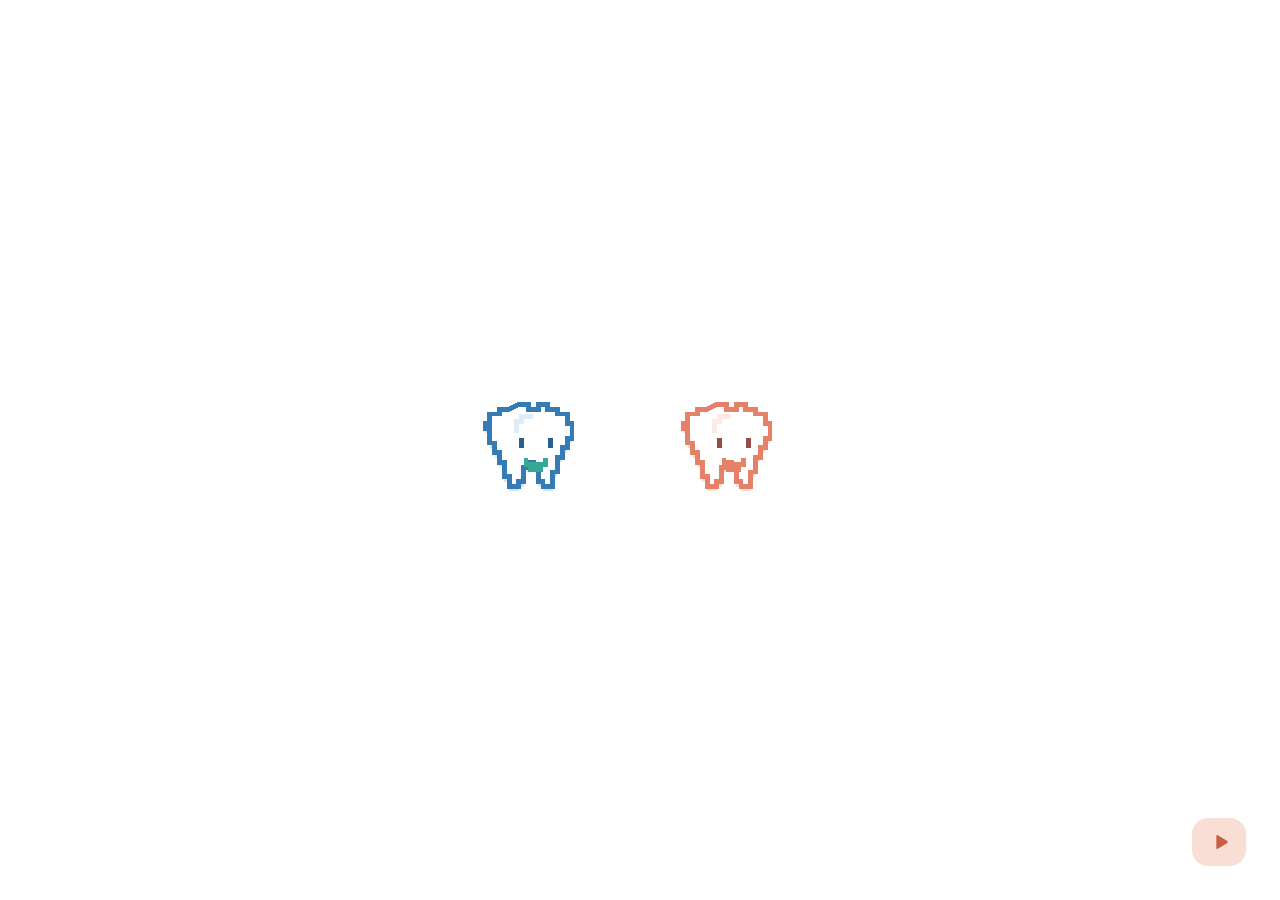
<file: index.html>
<!doctype html>
<html lang="pt-PT">
  <head>
    <meta charset="utf-8">
    <meta name="viewport" content="width=device-width, initial-scale=1">
    <meta name="theme-color" content="#ffffff">
    <meta name="description" content="Dental Options">
    <title>Dental Options</title>
    <link rel="stylesheet" href="landing.css">
  </head>
  <body>
    <main class="splash" aria-label="Dental Options">
      <div class="tooth-pair" aria-label="Dois dentes ilustrados em estilo pixel art">
        <a class="tooth-link" href="options.html" aria-label="Entrar nas alternativas pelo dente azul">
          <svg class="pixel-tooth pixel-tooth--blue" viewBox="0 0 120 130" aria-hidden="true">
            <path class="tooth-shadow" d="M37 18h10v5h10v-5h10v5h10v5h10v10h5v15h-5v10h-5v10h-5v15h-5v15h-10v-5h-5v-15h-5v-5h-5v5h-5v15h-5v5h-10v-10h-5v-15h-5v-10h-5v-10h-5v-15h-5V38h5V28h10v-5h10z" transform="translate(0 5)"/>
            <path class="tooth-body" d="M37 18h10v5h10v-5h10v5h10v5h10v10h5v15h-5v10h-5v10h-5v15h-5v15h-10v-5h-5v-15h-5v-5h-5v5h-5v15h-5v5h-10v-10h-5v-15h-5v-10h-5v-10h-5v-15h-5V38h5V28h10v-5h10z"/>
            <path class="tooth-shine" d="M32 33h5v-5h15v5H42v5h-5v10h-5z"/>
            <path class="tooth-eye" d="M37 53h5v10h-5zM67 53h5v10h-5z"/>
            <path class="tooth-mouth" d="M42 73h5v5h15v-5h5v10h-5v5H47v-5h-5z"/>
          </svg>
        </a>

        <a class="tooth-link" href="options.html" aria-label="Entrar nas alternativas pelo dente coral">
          <svg class="pixel-tooth pixel-tooth--coral" viewBox="0 0 120 130" aria-hidden="true">
            <path class="tooth-shadow" d="M37 18h10v5h10v-5h10v5h10v5h10v10h5v15h-5v10h-5v10h-5v15h-5v15h-10v-5h-5v-15h-5v-5h-5v5h-5v15h-5v5h-10v-10h-5v-15h-5v-10h-5v-10h-5v-15h-5V38h5V28h10v-5h10z" transform="translate(0 5)"/>
            <path class="tooth-body" d="M37 18h10v5h10v-5h10v5h10v5h10v10h5v15h-5v10h-5v10h-5v15h-5v15h-10v-5h-5v-15h-5v-5h-5v5h-5v15h-5v5h-10v-10h-5v-15h-5v-10h-5v-10h-5v-15h-5V38h5V28h10v-5h10z"/>
            <path class="tooth-shine" d="M32 33h5v-5h15v5H42v5h-5v10h-5z"/>
            <path class="tooth-eye" d="M37 53h5v10h-5zM67 53h5v10h-5z"/>
            <path class="tooth-mouth" d="M42 73h5v5h15v-5h5v10h-5v5H47v-5h-5z"/>
          </svg>
        </a>
      </div>

      <a class="play-link" href="options.html" aria-label="Entrar no Dental Options">
        <svg viewBox="0 0 24 24" aria-hidden="true">
          <path d="M8 5.5c0-.8.9-1.3 1.6-.9l10 6.1a1.5 1.5 0 0 1 0 2.6l-10 6.1c-.7.4-1.6-.1-1.6-.9z"/>
        </svg>
      </a>
    </main>
  </body>
</html>
</file>
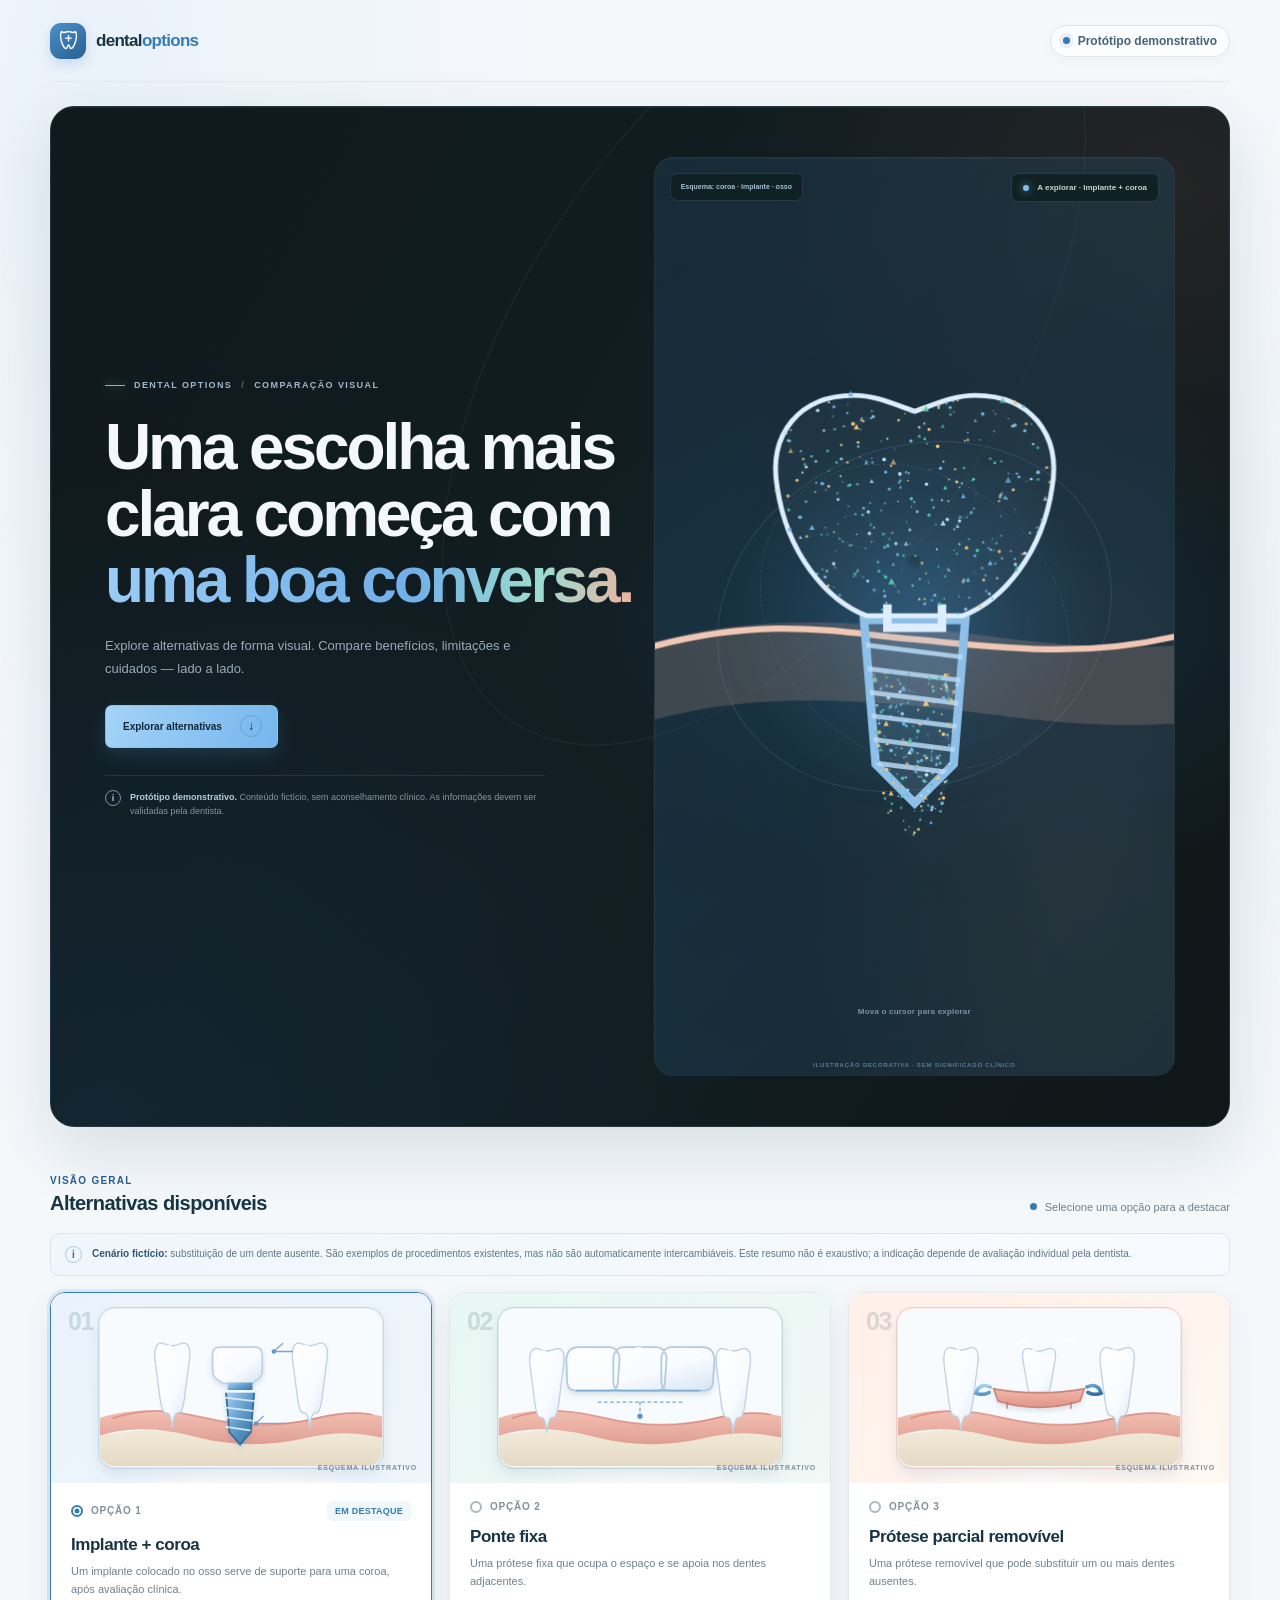
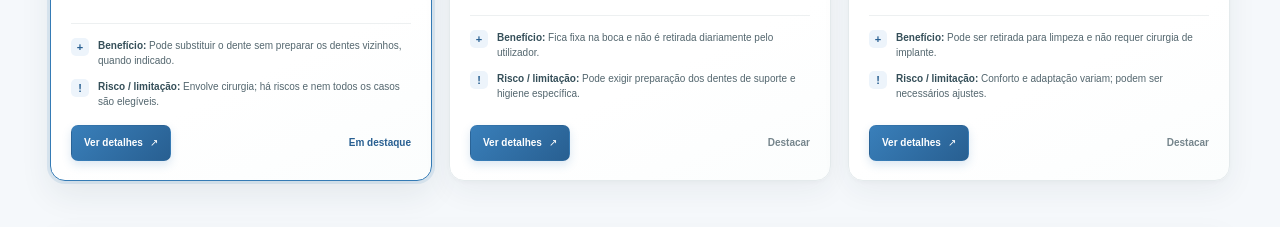
<file: options.html>
<!doctype html>
<html lang="pt-PT">
  <head>
    <meta charset="utf-8">
    <meta name="viewport" content="width=device-width, initial-scale=1">
    <meta name="theme-color" content="#f5f8fb">
    <meta
      name="description"
      content="Protótipo demonstrativo para comparar opções de tratamento odontológico."
    >
    <title>Dental Options — Comparar opções</title>
    <link rel="stylesheet" href="styles.css">
    <script src="app.js" defer></script>
  </head>
  <body>
    <div class="app-shell">
      <header class="topbar">
        <a class="brand" href="index.html" aria-label="Dental Options, página inicial">
          <span class="brand-mark" aria-hidden="true">
            <svg viewBox="0 0 32 32" fill="none">
              <path d="M16 4.5c-2.3 0-3.7 1.2-5.7 1.2-1.4 0-2.5-.6-3.3-1.1-.8 1.7-1.2 3.6-1.2 5.6 0 7.1 4.3 16.1 7.2 16.1 1.6 0 1.4-4.6 3-4.6s1.4 4.6 3 4.6c2.9 0 7.2-9 7.2-16.1 0-2-.4-3.9-1.2-5.6-.8.5-1.9 1.1-3.3 1.1-2 0-3.4-1.2-5.7-1.2Z" stroke="currentColor" stroke-width="1.8" stroke-linejoin="round"/>
              <path d="M12.5 13h7M16 9.5v7" stroke="currentColor" stroke-width="1.8" stroke-linecap="round"/>
            </svg>
          </span>
          <span class="brand-name">dental<span>options</span></span>
        </a>
        <div class="prototype-label"><span aria-hidden="true"></span> Protótipo demonstrativo</div>
      </header>

      <main>
        <section class="intro hero-stage" aria-labelledby="page-title">
          <div class="hero-stage-grid">
            <div class="intro-copy" data-reveal>
              <p class="hero-kicker"><span class="hero-kicker-line"></span> DENTAL OPTIONS <span class="hero-kicker-separator">/</span> COMPARAÇÃO VISUAL</p>
              <h1 id="page-title">Uma escolha mais clara começa com <span>uma boa conversa.</span></h1>
              <p class="intro-text">
                Explore alternativas de forma visual. Compare benefícios,
                limitações e cuidados — lado a lado.
              </p>
              <a class="hero-cta" href="#options-title">
                Explorar alternativas
                <span class="hero-cta-icon" aria-hidden="true">↓</span>
              </a>
              <div class="hero-footnote">
                <span class="hero-footnote-icon" aria-hidden="true">i</span>
                <p><strong>Protótipo demonstrativo.</strong> Conteúdo fictício, sem aconselhamento clínico. As informações devem ser validadas pela dentista.</p>
              </div>
            </div>
            <div class="particle-stage" data-interactive-visual data-reveal style="--reveal-delay: 140ms" aria-label="Ilustração animada decorativa de um dente formada por partículas. Mova o cursor para interagir.">
              <div class="particle-glow" aria-hidden="true"></div>
              <div class="particle-ring particle-ring--one" aria-hidden="true"></div>
              <div class="particle-ring particle-ring--two" aria-hidden="true"></div>
              <canvas class="tooth-canvas" aria-hidden="true"></canvas>
              <div class="particle-label"><span class="particle-label-dot"></span><span data-active-option>A explorar · Implante + coroa</span></div>
              <div class="particle-legend" data-visual-description aria-live="polite">Esquema: coroa · implante · osso</div>
              <p class="hero-interaction-hint">Mova o cursor para explorar</p>
              <div class="hero-option-selector" role="group" aria-label="Destacar uma alternativa">
                <button class="hero-option-button is-active" type="button" data-select="option-1" aria-pressed="true" aria-label="Destacar alternativa A">01</button>
                <button class="hero-option-button" type="button" data-select="option-2" aria-pressed="false" aria-label="Destacar alternativa B">02</button>
                <button class="hero-option-button" type="button" data-select="option-3" aria-pressed="false" aria-label="Destacar alternativa C">03</button>
              </div>
              <span class="particle-caption">ILUSTRAÇÃO DECORATIVA · SEM SIGNIFICADO CLÍNICO</span>
            </div>
          </div>
        </section>

        <section class="options-section" aria-labelledby="options-title">
          <div class="section-heading">
            <div>
              <p class="eyebrow">VISÃO GERAL</p>
              <h2 id="options-title">Alternativas disponíveis</h2>
            </div>
            <p class="selection-hint"><span class="selection-dot" aria-hidden="true"></span> Selecione uma opção para a destacar</p>
          </div>
          <div class="scenario-note" role="note">
            <span class="scenario-note-icon" aria-hidden="true">i</span>
            <p><strong>Cenário fictício:</strong> substituição de um dente ausente. São exemplos de procedimentos existentes, mas não são automaticamente intercambiáveis. Este resumo não é exaustivo; a indicação depende de avaliação individual pela dentista.</p>
          </div>
          <div class="option-grid" id="option-grid" aria-live="polite"></div>
        </section>

        <section class="comparison-section" aria-labelledby="comparison-title" data-reveal>
          <div class="comparison-heading">
            <div>
              <p class="eyebrow">LADO A LADO</p>
              <h2 id="comparison-title">Comparação das opções</h2>
            </div>
            <span class="comparison-caption">Informação demonstrativa</span>
          </div>
          <div class="table-scroll">
            <table class="comparison-table">
              <caption class="visually-hidden">Comparação demonstrativa entre as três alternativas</caption>
              <thead id="comparison-head"></thead>
              <tbody id="comparison-body"></tbody>
            </table>
          </div>
          <p class="table-note"><span aria-hidden="true">*</span> Os dados clínicos devem ser definidos e revistos pela dentista responsável antes de qualquer utilização profissional.</p>
        </section>
      </main>

      <footer class="footer">
        <span class="footer-brand">Dental Options</span>
        <span>Protótipo de interface · Sem dados reais de pacientes</span>
      </footer>
    </div>

    <dialog class="details-dialog" id="details-dialog" aria-labelledby="dialog-title">
      <div class="dialog-top">
        <div>
          <p class="eyebrow">DETALHES DA ALTERNATIVA</p>
          <h2 id="dialog-title"></h2>
        </div>
        <button class="close-button" type="button" aria-label="Fechar detalhes" data-close-dialog>
          <svg viewBox="0 0 20 20" aria-hidden="true"><path d="m5 5 10 10M15 5 5 15" fill="none" stroke="currentColor" stroke-width="1.8" stroke-linecap="round"/></svg>
        </button>
      </div>
      <p class="dialog-description" id="dialog-description"></p>
      <div class="detail-list" id="detail-list"></div>
      <p class="dialog-disclaimer">Este conteúdo é fictício e não constitui recomendação clínica. A dentista responsável deve validar todas as informações.</p>
      <div class="dialog-actions">
        <button class="button button-secondary" type="button" data-close-dialog>Fechar</button>
      </div>
    </dialog>
  </body>
</html>
</file>
<file: landing.css>
:root {
  color-scheme: light;
  font-family: "Avenir Next", "Segoe UI", sans-serif;
}

* {
  box-sizing: border-box;
}

body {
  min-width: 320px;
  min-height: 100vh;
  margin: 0;
  background: #fff;
  -webkit-font-smoothing: antialiased;
}

.splash {
  display: grid;
  width: 100%;
  min-height: 100svh;
  place-items: center;
  background: #fff;
}

.tooth-pair {
  display: flex;
  align-items: center;
  justify-content: center;
  gap: clamp(24px, 7vw, 82px);
  padding: 24px;
}

.tooth-link {
  display: grid;
  place-items: center;
  border-radius: 12px;
  text-decoration: none;
  transition: transform 240ms cubic-bezier(.2, .75, .3, 1);
}

.tooth-link:hover {
  transform: translateY(-9px);
}

.tooth-link:focus-visible {
  outline: 3px solid #357bb5;
  outline-offset: 8px;
}

.pixel-tooth {
  display: block;
  width: clamp(72px, 10vw, 116px);
  height: auto;
  overflow: visible;
  shape-rendering: crispEdges;
  image-rendering: pixelated;
  animation: tooth-bob 3s ease-in-out infinite;
}

.pixel-tooth--coral {
  animation-delay: -1.5s;
}

.tooth-shadow {
  fill: #d7e5ef;
}

.pixel-tooth--coral .tooth-shadow {
  fill: #f0dfda;
}

.tooth-body {
  fill: #fff;
  stroke: #357bb5;
  stroke-width: 5px;
  stroke-linejoin: miter;
}

.pixel-tooth--coral .tooth-body {
  stroke: #e68168;
}

.tooth-shine {
  fill: #dcedf9;
}

.pixel-tooth--coral .tooth-shine {
  fill: #ffebe5;
}

.tooth-eye {
  fill: #285f91;
}

.pixel-tooth--coral .tooth-eye {
  fill: #964d43;
}

.tooth-mouth {
  fill: #36a895;
}

.pixel-tooth--coral .tooth-mouth {
  fill: #e68168;
}

.play-link {
  position: fixed;
  right: clamp(18px, 3vw, 34px);
  bottom: clamp(18px, 3vw, 34px);
  display: grid;
  width: 54px;
  height: 48px;
  place-items: center;
  border-radius: 16px;
  color: #c85f43;
  background: #f8ded5;
  transition: transform 180ms ease, background 180ms ease;
}

.play-link:hover {
  transform: translateY(-3px);
  background: #f4cfc2;
}

.play-link:focus-visible {
  outline: 3px solid #e68168;
  outline-offset: 4px;
}

.play-link svg {
  width: 22px;
  height: 22px;
  margin-left: 2px;
  fill: currentColor;
}

@keyframes tooth-bob {
  0%, 100% { transform: translateY(0); }
  50% { transform: translateY(-5px); }
}

@media (prefers-reduced-motion: reduce) {
  *,
  *::before,
  *::after {
    animation-duration: .01ms !important;
    animation-iteration-count: 1 !important;
    scroll-behavior: auto !important;
    transition-duration: .01ms !important;
  }
}
</file>
<file: styles.css>
:root {
  color-scheme: light;
  --navy: #183544;
  --navy-soft: #365260;
  --blue: #357bb5;
  --blue-dark: #285f91;
  --blue-pale: #eaf3fb;
  --mint: #36a895;
  --coral: #e68168;
  --sunshine: #efbd55;
  --ink: #263b45;
  --muted: #71818a;
  --line: #e4eaec;
  --surface: #fff;
  --canvas: #f5f8fb;
  --shadow: 0 8px 28px rgb(28 56 68 / 5%);
  font-family: "Avenir Next", "Segoe UI", sans-serif;
  font-synthesis: none;
  text-rendering: optimizeLegibility;
}

* {
  box-sizing: border-box;
}

body {
  margin: 0;
  color: var(--ink);
  background:
    radial-gradient(ellipse at 8% 4%, rgb(226 238 249 / 60%), transparent 27rem),
    radial-gradient(ellipse at 94% 28%, rgb(233 241 246 / 75%), transparent 25rem),
    var(--canvas);
  -webkit-font-smoothing: antialiased;
}

button {
  font: inherit;
}

.app-shell {
  width: min(1180px, calc(100% - 64px));
  margin: 0 auto;
}

.topbar {
  display: flex;
  height: 82px;
  align-items: center;
  justify-content: space-between;
  border-bottom: 1px solid var(--line);
}

.brand {
  display: inline-flex;
  align-items: center;
  gap: 10px;
  color: var(--navy);
  text-decoration: none;
}

.brand-mark {
  display: grid;
  width: 36px;
  height: 36px;
  place-items: center;
  border-radius: 11px;
  color: #fff;
  background: linear-gradient(145deg, #4b91ca, #285f91);
  box-shadow: 0 5px 12px rgb(53 123 181 / 20%);
  transition: transform 220ms ease, box-shadow 220ms ease;
}

.brand:hover .brand-mark {
  transform: rotate(-7deg) scale(1.06);
  box-shadow: 0 8px 17px rgb(53 123 181 / 27%);
}

.brand-mark svg {
  width: 25px;
  height: 25px;
}

.brand-name {
  font-family: "Avenir Next", "Segoe UI", sans-serif;
  font-size: 17px;
  font-weight: 800;
  letter-spacing: -0.7px;
}

.brand-name span {
  color: var(--blue);
}

.prototype-label {
  display: inline-flex;
  align-items: center;
  gap: 8px;
  padding: 8px 12px;
  border: 1px solid #dce6f0;
  border-radius: 999px;
  color: #45647a;
  background: rgb(255 255 255 / 72%);
  box-shadow: 0 4px 14px rgb(28 56 68 / 3%);
  font-size: 12px;
  font-weight: 600;
}

.prototype-label span,
.selection-dot {
  width: 7px;
  height: 7px;
  border-radius: 50%;
  background: var(--blue);
}

.prototype-label span {
  box-shadow: 0 0 0 4px rgb(53 123 181 / 10%);
  animation: status-pulse 2.8s ease-in-out infinite;
}

.intro {
  display: grid;
  grid-template-columns: minmax(0, 1fr) minmax(340px, .88fr);
  grid-template-rows: auto auto;
  align-items: center;
  gap: 22px 52px;
  padding: 46px 0 44px;
}

.intro-copy {
  align-self: end;
  padding-top: 12px;
}

.intro-copy h1 {
  max-width: 560px;
}

.eyebrow {
  margin: 0 0 10px;
  color: var(--blue-dark);
  font-size: 10px;
  font-weight: 700;
  letter-spacing: 1.25px;
}

h1,
h2,
h3,
p {
  margin-top: 0;
}

h1,
h2,
h3 {
  color: var(--navy);
  font-family: "Avenir Next", "Segoe UI", sans-serif;
}

h1 {
  margin-bottom: 12px;
  font-size: clamp(27px, 3vw, 36px);
  font-weight: 700;
  letter-spacing: -1.4px;
  line-height: 1.2;
}

.intro-text {
  max-width: 570px;
  margin-bottom: 0;
  color: var(--muted);
  font-size: 14px;
  line-height: 1.75;
}

.demo-notice {
  grid-column: 1;
  grid-row: 2;
  display: flex;
  align-items: flex-start;
  gap: 11px;
  padding: 15px 16px;
  border: 1px solid rgb(201 220 238 / 85%);
  border-radius: 13px;
  background: linear-gradient(135deg, rgb(239 246 253 / 96%), rgb(248 251 254 / 96%));
  box-shadow: 0 12px 28px rgb(30 68 102 / 5%);
  transition: transform 220ms ease, box-shadow 220ms ease;
}

.demo-notice:hover {
  transform: translateY(-3px);
  box-shadow: 0 16px 32px rgb(30 68 102 / 9%);
}

.demo-notice p {
  margin: 0;
  color: #526b70;
  font-size: 11px;
  line-height: 1.6;
}

.demo-notice strong {
  color: #315675;
}

.notice-icon {
  display: grid;
  width: 19px;
  height: 19px;
  flex: 0 0 19px;
  place-items: center;
  border-radius: 50%;
  color: #fff;
  background: var(--blue);
  font-family: "Avenir Next", "Segoe UI", sans-serif;
  font-size: 12px;
  font-weight: 700;
}

.hero-art {
  --pointer-x: 50%;
  --pointer-y: 50%;
  position: relative;
  display: grid;
  min-height: 320px;
  grid-column: 2;
  grid-row: 1 / span 2;
  overflow: hidden;
  place-items: center;
  border: 1px solid rgb(211 226 241 / 85%);
  border-radius: 26px;
  background:
    radial-gradient(circle at var(--pointer-x) var(--pointer-y), rgb(255 255 255 / 78%), transparent 30%),
    radial-gradient(ellipse at 50% 53%, rgb(255 255 255 / 95%) 0, rgb(255 255 255 / 44%) 31%, transparent 66%),
    linear-gradient(145deg, #eaf3fb, #f1f7fb 55%, #e6eff8);
  box-shadow: inset 0 1px 0 rgb(255 255 255 / 90%), 0 20px 48px rgb(28 56 68 / 7%);
  isolation: isolate;
  perspective: 900px;
  transition: box-shadow 300ms ease;
}

.hero-art.is-pointer-active {
  box-shadow: inset 0 1px 0 #fff, 0 25px 55px rgb(37 81 117 / 13%);
}

.hero-art::before,
.hero-art::after {
  position: absolute;
  border: 1px solid rgb(255 255 255 / 55%);
  border-radius: 50%;
  content: "";
  pointer-events: none;
}

.hero-art::before {
  width: 255px;
  height: 255px;
}

.hero-art::after {
  width: 350px;
  height: 350px;
  border-color: rgb(255 255 255 / 35%);
}

.hero-orbit {
  position: absolute;
  z-index: -1;
  border: 1px solid rgb(117 160 198 / 22%);
  border-radius: 50%;
  transform: rotate(-24deg);
}

.hero-orbit--outer {
  width: 290px;
  height: 116px;
  animation: orbit-drift 15s linear infinite;
}

.hero-orbit--inner {
  width: 224px;
  height: 90px;
  border-style: dashed;
  opacity: .65;
  transform: rotate(45deg);
  animation: orbit-drift 19s linear infinite reverse;
}

.hero-tooth {
  position: absolute;
  width: 142px;
  filter: drop-shadow(0 16px 12px rgb(32 65 95 / 15%));
}

.hero-tooth svg {
  display: block;
  width: 100%;
  overflow: visible;
}

.hero-tooth--main {
  z-index: 3;
  width: 174px;
  animation: hero-float 5.2s ease-in-out infinite;
  transition: filter 260ms ease, transform 260ms cubic-bezier(.2, .75, .3, 1);
}

.hero-art.is-pointer-active .hero-tooth--main {
  animation-play-state: paused;
  filter: drop-shadow(0 23px 15px rgb(32 65 95 / 21%));
  transform:
    translateY(-5px)
    rotateX(var(--tooth-tilt-x, 0deg))
    rotateY(var(--tooth-tilt-y, 0deg));
}

.hero-tooth--back {
  z-index: 2;
  margin: 9px 0 0 -142px;
  opacity: .56;
  transform: rotate(-20deg) scale(.76);
  animation: side-float-left 6s ease-in-out infinite;
}

.hero-tooth--front {
  z-index: 4;
  margin: 30px 0 0 136px;
  opacity: .78;
  transform: rotate(17deg) scale(.66);
  animation: side-float-right 5.8s ease-in-out infinite;
}

.hero-chip {
  position: absolute;
  z-index: 5;
  display: flex;
  align-items: center;
  gap: 8px;
  padding: 10px 13px;
  border: 1px solid rgb(255 255 255 / 90%);
  border-radius: 11px;
  color: #36555d;
  background: rgb(255 255 255 / 83%);
  box-shadow: 0 8px 24px rgb(33 64 92 / 10%);
  font-size: 10px;
  font-weight: 700;
  backdrop-filter: blur(12px);
  animation: chip-drift 5s ease-in-out infinite;
}

.hero-chip--top {
  top: 17%;
  right: 8%;
}

.hero-interaction-hint {
  position: absolute;
  z-index: 5;
  bottom: 54px;
  left: 0;
  width: 100%;
  margin: 0;
  color: #6f8397;
  font-size: 9px;
  font-weight: 600;
  text-align: center;
}

.hero-chip-dot {
  width: 7px;
  height: 7px;
  border-radius: 50%;
  background: #4b91ca;
  box-shadow: 0 0 0 4px #e5f0fa;
}

.hero-option-selector {
  position: absolute;
  z-index: 6;
  bottom: 21px;
  left: 50%;
  display: flex;
  gap: 5px;
  padding: 4px;
  border: 1px solid rgb(255 255 255 / 90%);
  border-radius: 999px;
  background: rgb(255 255 255 / 76%);
  box-shadow: 0 6px 20px rgb(33 64 92 / 10%);
  backdrop-filter: blur(10px);
  transform: translateX(-50%);
}

.hero-option-button {
  display: grid;
  width: 27px;
  height: 27px;
  place-items: center;
  border: 0;
  border-radius: 50%;
  color: #687f96;
  background: transparent;
  cursor: pointer;
  font: inherit;
  font-size: 8px;
  font-weight: 700;
  transition: color 180ms ease, background 180ms ease, transform 180ms ease, box-shadow 180ms ease;
}

.hero-option-button:hover {
  color: var(--blue-dark);
  transform: translateY(-2px);
}

.hero-option-button.is-active {
  color: #fff;
  background: linear-gradient(145deg, #4b91ca, #285f91);
  box-shadow: 0 3px 9px rgb(53 123 181 / 25%);
}

.hero-spark {
  position: absolute;
  z-index: 5;
  color: #78a9d2;
  animation: sparkle 3.4s ease-in-out infinite;
}

.hero-spark--one {
  top: 25%;
  left: 19%;
  font-size: 19px;
}

.hero-spark--two {
  top: 53%;
  right: 16%;
  color: #f0a08a;
  font-size: 25px;
  animation-delay: -1s;
}

.hero-spark--three {
  right: 28%;
  bottom: 18%;
  color: var(--sunshine);
  font-size: 13px;
  animation-delay: -2s;
}

.hero-art-caption {
  position: absolute;
  right: 0;
  bottom: 7px;
  left: 0;
  color: #7a8fa3;
  font-size: 6px;
  font-weight: 700;
  letter-spacing: .75px;
  text-align: center;
}

.intro.hero-stage {
  display: block;
  margin: 24px 0 48px;
  padding: 0;
}

.hero-stage-grid {
  position: relative;
  display: grid;
  min-height: 475px;
  grid-template-columns: minmax(0, 1fr) minmax(390px, .95fr);
  align-items: center;
  overflow: hidden;
  padding: 50px 54px;
  border: 1px solid #26383f;
  border-radius: 24px;
  background:
    radial-gradient(ellipse at 78% 51%, rgb(45 103 158 / 20%), transparent 35%),
    radial-gradient(ellipse at 96% 8%, rgb(230 129 104 / 9%), transparent 28%),
    radial-gradient(ellipse at 4% 100%, rgb(30 65 101 / 24%), transparent 45%),
    linear-gradient(120deg, #10191d 0%, #111d21 50%, #101719 100%);
  box-shadow: 0 24px 64px rgb(24 53 68 / 13%), inset 0 1px 0 rgb(255 255 255 / 4%);
  isolation: isolate;
}

.hero-stage-grid::before {
  position: absolute;
  z-index: -1;
  inset: 0;
  background-image: radial-gradient(rgb(217 235 250 / 12%) .65px, transparent .65px);
  background-size: 19px 19px;
  content: "";
  mask-image: linear-gradient(90deg, #000 0%, transparent 70%);
  opacity: .23;
  pointer-events: none;
}

.hero-stage-grid::after {
  position: absolute;
  z-index: -1;
  top: -210px;
  right: 19%;
  width: 480px;
  height: 900px;
  border: 1px solid rgb(211 233 250 / 7%);
  border-radius: 50%;
  content: "";
  pointer-events: none;
  transform: rotate(34deg);
}

.hero-stage .intro-copy {
  position: relative;
  z-index: 2;
  align-self: center;
  padding: 0 0 34px;
}

.hero-kicker {
  display: flex;
  align-items: center;
  gap: 9px;
  margin: 0 0 24px;
  color: #a1b6ca;
  font-size: 9px;
  font-weight: 700;
  letter-spacing: 1.4px;
}

.hero-kicker-line {
  width: 20px;
  height: 1px;
  background: #5ed0b6;
  box-shadow: 0 0 10px rgb(94 208 182 / 70%);
}

.hero-kicker-separator {
  color: #566b80;
}

.hero-stage h1 {
  max-width: 590px;
  margin: 0;
  color: #f4f8fc;
  font-size: clamp(37px, 5vw, 64px);
  font-weight: 600;
  letter-spacing: -3.1px;
  line-height: 1.04;
}

.hero-stage h1 span {
  color: #79baf1;
  background: linear-gradient(100deg, #9bcdf5, #71afe8 58%, #9bdccf 82%, #f0b29f);
  background-clip: text;
  -webkit-text-fill-color: transparent;
}

.hero-stage .intro-text {
  max-width: 440px;
  margin: 20px 0 24px;
  color: #9aabba;
  font-size: 13px;
  line-height: 1.8;
}

.hero-cta {
  display: inline-flex;
  min-height: 43px;
  align-items: center;
  gap: 18px;
  padding: 0 15px 0 17px;
  border: 1px solid rgb(130 188 235 / 55%);
  border-radius: 7px;
  color: #102536;
  background: linear-gradient(110deg, #a4d3f7, #76b6ed);
  box-shadow: 0 7px 20px rgb(89 165 226 / 18%);
  font-size: 10px;
  font-weight: 700;
  text-decoration: none;
  transition: transform 200ms ease, box-shadow 200ms ease, background 200ms ease;
}

.hero-cta:hover {
  transform: translateY(-2px);
  box-shadow: 0 10px 25px rgb(89 165 226 / 30%);
}

.hero-cta-icon {
  display: grid;
  width: 22px;
  height: 22px;
  place-items: center;
  border: 1px solid rgb(16 34 31 / 17%);
  border-radius: 50%;
  font-size: 12px;
  transition: transform 180ms ease;
}

.hero-cta:hover .hero-cta-icon {
  transform: translateY(2px);
}

.hero-footnote {
  display: flex;
  max-width: 440px;
  align-items: flex-start;
  gap: 9px;
  margin-top: 27px;
  padding-top: 14px;
  border-top: 1px solid rgb(255 255 255 / 9%);
}

.hero-footnote-icon {
  display: grid;
  width: 16px;
  height: 16px;
  flex: 0 0 16px;
  place-items: center;
  border: 1px solid #7d92a8;
  border-radius: 50%;
  color: #a9c9e6;
  font-size: 9px;
  font-weight: 700;
}

.hero-footnote p {
  margin: 0;
  color: #84989a;
  font-size: 9px;
  line-height: 1.6;
}

.hero-footnote strong {
  color: #b8cddd;
}

.particle-stage {
  --pointer-x: 50%;
  --pointer-y: 50%;
  position: relative;
  z-index: 1;
  display: grid;
  min-width: 0;
  min-height: 370px;
  place-items: center;
  overflow: hidden;
  border: 1px solid rgb(164 205 239 / 12%);
  border-radius: 19px;
  background:
    radial-gradient(circle at var(--pointer-x) var(--pointer-y), rgb(89 159 224 / 12%), transparent 34%),
    radial-gradient(ellipse at 82% 78%, rgb(230 129 104 / 8%), transparent 46%),
    linear-gradient(145deg, rgb(14 26 29 / 15%), rgb(19 38 39 / 45%));
  box-shadow: inset 0 1px 0 rgb(255 255 255 / 4%);
  perspective: 800px;
  transition: border-color 240ms ease, box-shadow 240ms ease;
}

.particle-stage.is-pointer-active {
  border-color: rgb(130 188 235 / 32%);
  box-shadow: inset 0 1px 0 rgb(255 255 255 / 6%), 0 0 45px rgb(64 145 213 / 12%);
}

.particle-glow {
  position: absolute;
  width: 76%;
  aspect-ratio: 1;
  border-radius: 50%;
  background: radial-gradient(circle, rgb(60 151 220 / 20%), rgb(63 119 151 / 7%) 38%, transparent 69%);
  filter: blur(8px);
  animation: glow-breathe 5.5s ease-in-out infinite;
}

.particle-ring {
  position: absolute;
  width: 78%;
  height: 37%;
  border: 1px solid rgb(116 170 216 / 19%);
  border-radius: 50%;
  transform: rotate(-24deg);
  animation: orbit-drift 26s linear infinite;
}

.particle-ring--two {
  width: 65%;
  height: 30%;
  border-style: dashed;
  border-color: rgb(161 154 220 / 18%);
  transform: rotate(43deg);
  animation-direction: reverse;
  animation-duration: 32s;
}

.tooth-canvas {
  position: relative;
  z-index: 1;
  display: block;
  width: 100%;
  height: 100%;
  min-height: 370px;
}

.particle-label {
  position: absolute;
  z-index: 2;
  top: 15px;
  right: 15px;
  display: flex;
  align-items: center;
  gap: 8px;
  padding: 9px 11px;
  border: 1px solid rgb(205 228 248 / 14%);
  border-radius: 7px;
  color: #c4d8d2;
  background: rgb(14 28 30 / 76%);
  font-size: 8px;
  font-weight: 600;
  backdrop-filter: blur(10px);
}

.particle-legend {
  position: absolute;
  z-index: 2;
  top: 15px;
  left: 15px;
  max-width: 48%;
  padding: 8px 10px;
  border: 1px solid rgb(205 228 248 / 12%);
  border-radius: 7px;
  color: #a7c3d6;
  background: rgb(14 28 30 / 66%);
  font-size: 7px;
  font-weight: 600;
  line-height: 1.45;
  backdrop-filter: blur(10px);
  transition: color 220ms ease, border-color 220ms ease;
}

.particle-label-dot {
  width: 6px;
  height: 6px;
  border-radius: 50%;
  background: #80bdf0;
  box-shadow: 0 0 9px rgb(128 189 240 / 80%);
  animation: status-pulse 2.4s ease-in-out infinite;
}

.hero-stage .hero-interaction-hint {
  bottom: 59px;
  color: #7e91a4;
  font-size: 8px;
  letter-spacing: .2px;
}

.hero-stage .hero-option-selector {
  bottom: 22px;
  border-color: rgb(209 230 248 / 14%);
  background: rgb(11 23 25 / 78%);
  box-shadow: 0 8px 22px rgb(0 0 0 / 16%);
}

.hero-stage .hero-option-button {
  color: #a0b3c7;
}

.hero-stage .hero-option-button:hover {
  color: #e7f4ff;
}

.hero-stage .hero-option-button.is-active {
  color: #102536;
  background: linear-gradient(145deg, #a4d3f7, #71afe8);
  box-shadow: 0 0 16px rgb(89 165 226 / 28%);
}

.particle-caption {
  position: absolute;
  right: 0;
  bottom: 7px;
  left: 0;
  color: #607a91;
  font-size: 6px;
  font-weight: 700;
  letter-spacing: .8px;
  text-align: center;
}

.options-section {
  padding-bottom: 47px;
}

.section-heading,
.comparison-heading {
  display: flex;
  align-items: end;
  justify-content: space-between;
  gap: 20px;
  margin-bottom: 18px;
}

.section-heading .eyebrow,
.comparison-heading .eyebrow {
  margin-bottom: 6px;
}

h2 {
  margin-bottom: 0;
  font-size: 20px;
  font-weight: 700;
  letter-spacing: -0.55px;
}

.selection-hint {
  display: inline-flex;
  align-items: center;
  gap: 8px;
  margin: 0 0 2px;
  color: var(--muted);
  font-size: 11px;
}

.scenario-note {
  display: flex;
  align-items: flex-start;
  gap: 10px;
  margin: 0 0 16px;
  padding: 12px 14px;
  border: 1px solid #d9e6f2;
  border-radius: 9px;
  color: #61768b;
  background: linear-gradient(110deg, #f0f6fc, #f8fbfe);
  font-size: 10px;
  line-height: 1.65;
}

.scenario-note p {
  margin: 0;
}

.scenario-note strong {
  color: #315675;
}

.scenario-note-icon {
  display: grid;
  width: 17px;
  height: 17px;
  flex: 0 0 17px;
  place-items: center;
  border: 1px solid #a9c7e2;
  border-radius: 50%;
  color: #326d9e;
  font-size: 10px;
  font-weight: 700;
}

.option-grid {
  display: grid;
  grid-template-columns: repeat(3, minmax(0, 1fr));
  gap: 17px;
}

.option-card {
  --option-accent: var(--blue);
  --option-soft: #eff6fc;
  position: relative;
  display: flex;
  min-height: 430px;
  flex-direction: column;
  border: 1px solid var(--line);
  overflow: hidden;
  border-radius: 15px;
  background: linear-gradient(155deg, #fff 0%, #fff 72%, #fbfdfd 100%);
  box-shadow: 0 10px 30px rgb(28 56 68 / 6%), 0 2px 5px rgb(28 56 68 / 3%);
  transition:
    border-color 220ms ease,
    box-shadow 240ms ease,
    transform 240ms cubic-bezier(.2, .75, .3, 1);
}

.option-card--2 {
  --option-accent: #267e73;
  --option-soft: #edf8f5;
}

.option-card--3 {
  --option-accent: #bd5946;
  --option-soft: #fff2ed;
}

.card-art {
  position: relative;
  display: grid;
  height: 190px;
  flex: 0 0 190px;
  overflow: hidden;
  place-items: center;
  background:
    radial-gradient(ellipse at 50% 80%, rgb(255 255 255 / 92%), transparent 57%),
    linear-gradient(145deg, #eaf3fb, #eff6fb);
}

.option-card--2 .card-art {
  background:
    radial-gradient(ellipse at 50% 80%, rgb(255 255 255 / 92%), transparent 57%),
    linear-gradient(145deg, #e8f7f3, #f1f8f6);
}

.option-card--3 .card-art {
  background:
    radial-gradient(ellipse at 50% 80%, rgb(255 255 255 / 92%), transparent 57%),
    linear-gradient(145deg, #fff0e9, #fff8f2);
}

.card-art::before {
  position: absolute;
  inset: 0;
  background-image: radial-gradient(rgb(67 116 153 / 12%) .7px, transparent .7px);
  background-size: 13px 13px;
  content: "";
  mask-image: linear-gradient(90deg, transparent 3%, #000 48%, transparent 100%);
  opacity: .42;
}

.card-art-orbit {
  position: absolute;
  width: 178px;
  height: 69px;
  border: 1px solid color-mix(in srgb, var(--option-accent) 32%, transparent);
  border-radius: 50%;
  transform: rotate(-27deg);
  transition: transform 450ms ease, width 450ms ease;
}

.option-card:hover .card-art-orbit,
.option-card.is-selected .card-art-orbit {
  width: 200px;
  transform: rotate(-10deg);
}

.card-procedure-visual {
  position: relative;
  z-index: 1;
  width: min(286px, calc(100% - 32px));
  filter: drop-shadow(0 8px 7px rgb(35 76 111 / 11%));
  animation: tooth-float 4.8s ease-in-out infinite;
  transition: filter 300ms ease;
}

.option-card--2 .card-procedure-visual {
  animation-delay: -1.4s;
}

.option-card--3 .card-procedure-visual {
  animation-delay: -2.7s;
}

.card-procedure-visual svg {
  display: block;
  width: 100%;
  height: auto;
  overflow: hidden;
  border: 1px solid color-mix(in srgb, var(--option-accent) 30%, #fff);
  border-radius: 16px;
}

.option-card:hover .card-procedure-visual {
  filter: drop-shadow(0 12px 10px rgb(35 76 111 / 17%));
}

.card-art-number {
  position: absolute;
  z-index: 2;
  top: 14px;
  left: 17px;
  color: rgb(30 76 79 / 16%);
  font-family: "Avenir Next", "Segoe UI", sans-serif;
  font-size: 25px;
  font-weight: 800;
  letter-spacing: -1.5px;
}

.card-art-caption {
  position: absolute;
  z-index: 2;
  right: 14px;
  bottom: 12px;
  color: #7a8fa3;
  font-size: 7px;
  font-weight: 700;
  letter-spacing: .85px;
}

.card-art-star {
  position: absolute;
  z-index: 2;
  color: #679ed0;
  animation: sparkle 3.1s ease-in-out infinite;
}

.card-art-star--one {
  top: 29px;
  right: 26%;
  font-size: 15px;
}

.card-art-star--two {
  bottom: 29px;
  left: 26%;
  color: var(--sunshine);
  font-size: 13px;
  animation-delay: -1.4s;
}

.card-content {
  display: flex;
  flex: 1;
  flex-direction: column;
  padding: 18px 20px 19px;
}

.option-card::before {
  position: absolute;
  top: 0;
  right: 18px;
  left: 18px;
  height: 3px;
  border-radius: 0 0 4px 4px;
  background: linear-gradient(90deg, var(--option-accent), color-mix(in srgb, var(--option-accent) 38%, #fff));
  content: "";
  opacity: 0;
  transform: scaleX(.25);
  transform-origin: left;
  transition: opacity 220ms ease, transform 260ms ease;
}

.option-card:hover {
  transform: translateY(-6px);
  border-color: color-mix(in srgb, var(--option-accent) 35%, #fff);
  box-shadow: 0 18px 36px rgb(28 56 68 / 10%), 0 4px 9px rgb(28 56 68 / 4%);
}

.option-card:hover::before,
.option-card.is-selected::before {
  opacity: 1;
  transform: scaleX(1);
}

.option-card.is-selected {
  border-color: var(--option-accent);
  box-shadow: 0 0 0 3px color-mix(in srgb, var(--option-accent) 12%, transparent), 0 14px 32px rgb(28 56 68 / 8%);
}

.card-topline {
  display: flex;
  align-items: center;
  justify-content: space-between;
  margin-bottom: 14px;
}

.option-number {
  display: inline-flex;
  align-items: center;
  gap: 8px;
  color: #829198;
  font-size: 10px;
  font-weight: 700;
  letter-spacing: 0.8px;
}

.option-number::before {
  width: 8px;
  height: 8px;
  border: 2px solid #a9b9bd;
  border-radius: 50%;
  content: "";
}

.is-selected .option-number::before {
  border: 2px solid var(--option-accent);
  background: radial-gradient(var(--option-accent) 42%, transparent 47%);
}

.selected-badge {
  padding: 5px 8px;
  border-radius: 5px;
  color: var(--option-accent);
  background: var(--option-soft);
  font-size: 9px;
  font-weight: 700;
  letter-spacing: 0.25px;
  animation: badge-pop 220ms cubic-bezier(.2, .75, .3, 1) both;
}

.selected-badge[hidden] {
  display: none;
}

.option-card h3 {
  margin-bottom: 8px;
  font-size: 17px;
  font-weight: 700;
  letter-spacing: -0.45px;
}

.card-description {
  min-height: 42px;
  margin-bottom: 18px;
  color: var(--muted);
  font-size: 11px;
  line-height: 1.6;
}

.card-summary {
  display: grid;
  gap: 11px;
  padding-top: 14px;
  border-top: 1px solid #edf0f1;
}

.summary-row {
  display: flex;
  align-items: flex-start;
  gap: 9px;
  color: #53666e;
  font-size: 10px;
  line-height: 1.5;
}

.summary-icon {
  display: grid;
  width: 18px;
  height: 18px;
  flex: 0 0 18px;
  place-items: center;
  border-radius: 5px;
  color: var(--blue-dark);
  background: #edf4fb;
  font-size: 11px;
  font-weight: 700;
}

.summary-row strong {
  color: #354f59;
  font-weight: 600;
}

.card-actions {
  display: flex;
  align-items: center;
  justify-content: space-between;
  gap: 12px;
  margin-top: auto;
  padding-top: 16px;
}

.button {
  display: inline-flex;
  min-height: 36px;
  align-items: center;
  justify-content: center;
  gap: 7px;
  padding: 0 12px;
  border: 1px solid transparent;
  border-radius: 7px;
  cursor: pointer;
  font-size: 10px;
  font-weight: 700;
  transition: background 180ms ease, border-color 180ms ease, color 180ms ease, transform 180ms ease, box-shadow 180ms ease;
}

.button-primary {
  color: #fff;
  background: linear-gradient(135deg, #397fba, #285f91);
  box-shadow: 0 4px 10px rgb(53 123 181 / 18%);
}

.button-primary:hover {
  background: var(--blue-dark);
  box-shadow: 0 7px 15px rgb(53 123 181 / 26%);
  transform: translateY(-2px);
}

.button-primary span {
  display: inline-block;
  transition: transform 180ms ease;
}

.button-primary:hover span {
  transform: translate(2px, -2px);
}

.button-secondary {
  border-color: var(--line);
  color: #52666f;
  background: #fff;
}

.button-secondary:hover {
  border-color: #b8cce0;
  color: var(--blue-dark);
}

.button:focus-visible,
.close-button:focus-visible {
  outline: 3px solid rgb(53 123 181 / 32%);
  outline-offset: 2px;
}

.compare-select {
  padding: 5px 0;
  border: 0;
  color: #75858c;
  background: transparent;
  cursor: pointer;
  font-size: 10px;
  font-weight: 600;
}

.compare-select:hover,
.compare-select[aria-pressed="true"] {
  color: var(--blue-dark);
}

.comparison-section {
  overflow: hidden;
  border: 1px solid var(--line);
  border-radius: 15px;
  background: #fff;
  box-shadow: 0 10px 30px rgb(28 56 68 / 5%), 0 2px 5px rgb(28 56 68 / 3%);
  transition: box-shadow 220ms ease, transform 220ms ease;
}

.comparison-section:hover {
  transform: translateY(-2px);
  box-shadow: 0 15px 34px rgb(28 56 68 / 8%);
}

.comparison-heading {
  margin: 0;
  padding: 21px 22px 17px;
}

.comparison-caption {
  padding: 6px 9px;
  border-radius: 5px;
  color: #74848a;
  background: #f3f6f6;
  font-size: 9px;
  font-weight: 600;
}

.table-scroll {
  overflow-x: auto;
}

.comparison-table {
  width: 100%;
  border-collapse: collapse;
  text-align: left;
}

.comparison-table th,
.comparison-table td {
  min-width: 170px;
  padding: 13px 18px;
  border-top: 1px solid #edf0f1;
  font-size: 10px;
  line-height: 1.55;
  vertical-align: middle;
}

.comparison-table th:first-child,
.comparison-table td:first-child {
  width: 180px;
  min-width: 140px;
  padding-left: 22px;
}

.comparison-table thead th {
  color: #536a72;
  background: #fafcfc;
  font-weight: 700;
}

.comparison-table thead th:not(:first-child) {
  color: var(--navy);
}

.comparison-table tbody th {
  color: #64767d;
  font-weight: 600;
}

.comparison-table td {
  color: #62747b;
}

.comparison-table .selected-column {
  background: linear-gradient(180deg, #edf4fb, #f5f9fd);
  transition: background-color 220ms ease;
}

.table-note {
  margin: 0;
  padding: 13px 22px 16px;
  color: #829097;
  font-size: 9px;
  line-height: 1.6;
}

.table-note span {
  color: var(--blue);
  font-weight: 700;
}

.footer {
  display: flex;
  justify-content: space-between;
  gap: 16px;
  padding: 23px 0 30px;
  color: #8b989d;
  font-size: 9px;
}

.footer-brand {
  color: #60747c;
  font-weight: 700;
}

.details-dialog {
  width: min(490px, calc(100% - 32px));
  max-height: min(760px, calc(100% - 32px));
  padding: 24px;
  overflow-y: auto;
  border: 1px solid var(--line);
  border-radius: 14px;
  color: var(--ink);
  background: #fff;
  box-shadow: 0 24px 80px rgb(16 42 52 / 22%);
}

.details-dialog[open] {
  animation: dialog-enter 220ms cubic-bezier(.2, .75, .3, 1) both;
}

.details-dialog::backdrop {
  background: rgb(21 43 52 / 42%);
  backdrop-filter: blur(2px);
}

.dialog-top {
  display: flex;
  align-items: flex-start;
  justify-content: space-between;
  gap: 20px;
}

.dialog-top h2 {
  margin-bottom: 0;
  font-size: clamp(22px, 4vw, 27px);
  letter-spacing: -.7px;
  line-height: 1.2;
}

.close-button {
  display: grid;
  width: 32px;
  height: 32px;
  flex: 0 0 32px;
  place-items: center;
  border: 1px solid var(--line);
  border-radius: 8px;
  color: #62747b;
  background: #fff;
  cursor: pointer;
}

.close-button svg {
  width: 17px;
  height: 17px;
}

.dialog-description {
  margin: 14px 0 20px;
  color: var(--muted);
  font-size: 14px;
  line-height: 1.7;
}

.detail-list {
  display: grid;
  gap: 10px;
}

.detail-item {
  padding: 13px 14px;
  border: 1px solid #edf0f1;
  border-radius: 8px;
  background: #fbfcfc;
}

.detail-item h3 {
  margin-bottom: 5px;
  font-family: "Avenir Next", "Segoe UI", sans-serif;
  font-size: 13px;
  font-weight: 700;
}

.detail-item p {
  margin: 0;
  color: #62747b;
  font-size: 13px;
  line-height: 1.65;
}

.dialog-disclaimer {
  margin: 16px 0 0;
  color: #8391a0;
  font-size: 11px;
  line-height: 1.6;
}

.dialog-actions {
  display: flex;
  justify-content: flex-end;
  margin-top: 18px;
}

@media (max-width: 520px) {
  .details-dialog {
    padding: 21px 18px;
  }
}

.visually-hidden {
  position: absolute;
  width: 1px;
  height: 1px;
  overflow: hidden;
  clip: rect(0, 0, 0, 0);
  white-space: nowrap;
  clip-path: inset(50%);
}

.motion-ready [data-reveal] {
  opacity: 0;
  transform: translateY(22px);
  transition:
    opacity 650ms cubic-bezier(.2, .65, .25, 1) var(--reveal-delay, 0ms),
    transform 650ms cubic-bezier(.2, .65, .25, 1) var(--reveal-delay, 0ms);
}

.motion-ready [data-reveal].is-visible {
  opacity: 1;
  transform: translateY(0);
}

@keyframes status-pulse {
  0%, 100% { box-shadow: 0 0 0 4px rgb(53 123 181 / 9%); }
  50% { box-shadow: 0 0 0 7px rgb(53 123 181 / 4%); }
}

@keyframes badge-pop {
  from { opacity: 0; transform: scale(.88) translateY(2px); }
  to { opacity: 1; transform: scale(1) translateY(0); }
}

@keyframes dialog-enter {
  from { opacity: 0; transform: translateY(10px) scale(.98); }
  to { opacity: 1; transform: translateY(0) scale(1); }
}

@keyframes hero-float {
  0%, 100% { transform: translateY(0) rotate(-2deg); }
  50% { transform: translateY(-12px) rotate(2deg); }
}

@keyframes side-float-left {
  0%, 100% { margin-top: 9px; }
  50% { margin-top: -3px; }
}

@keyframes side-float-right {
  0%, 100% { margin-top: 30px; }
  50% { margin-top: 17px; }
}

@keyframes tooth-float {
  0%, 100% { transform: translateY(1px) rotate(-2deg); }
  50% { transform: translateY(-5px) rotate(2deg); }
}

@keyframes chip-drift {
  0%, 100% { transform: translateY(0); }
  50% { transform: translateY(-5px); }
}

@keyframes sparkle {
  0%, 100% { opacity: .45; transform: scale(.82) rotate(0deg); }
  50% { opacity: 1; transform: scale(1.12) rotate(12deg); }
}

@keyframes orbit-drift {
  from { rotate: 0deg; }
  to { rotate: 360deg; }
}

@keyframes glow-breathe {
  0%, 100% { opacity: .62; transform: scale(.92); }
  50% { opacity: 1; transform: scale(1.07); }
}

@media (max-width: 850px) {
  .app-shell {
    width: min(100% - 40px, 720px);
  }

  .intro {
    grid-template-columns: 1fr;
    gap: 21px;
    padding-top: 43px;
  }

  .intro-copy,
  .hero-art,
  .demo-notice {
    grid-column: 1;
    grid-row: auto;
  }

  .intro-copy {
    padding-top: 0;
  }

  .intro.hero-stage {
    margin-top: 18px;
  }

  .hero-stage-grid {
    min-height: 0;
    grid-template-columns: 1fr;
    gap: 22px;
    padding: 38px;
  }

  .hero-stage .intro-copy {
    padding-bottom: 0;
  }

  .hero-stage h1 {
    max-width: 680px;
  }

  .particle-stage {
    width: 100%;
    min-height: 340px;
  }

  .hero-art {
    min-height: 290px;
  }

  .demo-notice {
    max-width: 520px;
  }

  .option-grid {
    grid-template-columns: 1fr;
    gap: 12px;
  }

  .option-card {
    min-height: 0;
  }

  .card-description {
    min-height: 0;
  }
}

@media (max-width: 520px) {
  .app-shell {
    width: calc(100% - 32px);
  }

  .topbar {
    height: 69px;
  }

  .brand-mark {
    width: 32px;
    height: 32px;
  }

  .brand-name {
    font-size: 15px;
  }

  .prototype-label {
    gap: 6px;
    padding: 7px 9px;
    font-size: 9px;
  }

  .intro {
    padding: 35px 0 34px;
  }

  .intro.hero-stage {
    margin: 14px 0 34px;
    padding: 0;
  }

  .hero-stage-grid {
    gap: 20px;
    padding: 27px 19px 20px;
    border-radius: 19px;
  }

  .hero-kicker {
    flex-wrap: wrap;
    gap: 7px;
    margin-bottom: 17px;
    font-size: 8px;
  }

  .hero-stage h1 {
    font-size: clamp(36px, 11vw, 48px);
    letter-spacing: -2.2px;
  }

  .hero-stage .intro-text {
    margin: 14px 0 18px;
    font-size: 12px;
  }

  .hero-footnote {
    margin-top: 20px;
  }

  .particle-stage {
    min-height: 260px;
    border-radius: 14px;
  }

  .tooth-canvas {
    min-height: 260px;
  }

  .particle-label {
    top: 10px;
    right: 10px;
    padding: 7px 8px;
    font-size: 7px;
  }

  .particle-legend {
    top: 10px;
    left: 10px;
    max-width: 43%;
    padding: 6px 7px;
    font-size: 6px;
  }

  .hero-stage .hero-interaction-hint {
    bottom: 55px;
    font-size: 7px;
  }

  .hero-stage .hero-option-selector {
    bottom: 18px;
  }

  .hero-art {
    min-height: 250px;
    border-radius: 20px;
  }

  .hero-tooth--main {
    width: 150px;
  }

  .hero-tooth--back {
    margin-left: -120px;
  }

  .hero-tooth--front {
    margin-left: 115px;
  }

  .hero-chip {
    padding: 8px 10px;
    font-size: 9px;
  }

  .hero-chip--top {
    top: 13%;
    right: 5%;
  }

  .hero-chip--bottom {
    bottom: 15%;
    left: 4%;
  }

  .hero-art::before {
    width: 200px;
    height: 200px;
  }

  .hero-art::after {
    width: 280px;
    height: 280px;
  }

  .card-content {
    padding-right: 17px;
    padding-left: 17px;
  }

  h1 {
    font-size: 28px;
  }

  .intro-text {
    font-size: 13px;
  }

  .section-heading,
  .comparison-heading {
    align-items: flex-start;
  }

  .section-heading {
    flex-direction: column;
    gap: 10px;
  }

  .selection-hint {
    margin-bottom: 0;
  }

  .comparison-heading {
    padding: 18px 15px 14px;
  }

  h2 {
    font-size: 18px;
  }

  .comparison-caption {
    font-size: 8px;
    white-space: nowrap;
  }

  .comparison-table th,
  .comparison-table td {
    min-width: 150px;
    padding: 12px;
  }

  .comparison-table th:first-child,
  .comparison-table td:first-child {
    min-width: 118px;
    padding-left: 15px;
  }

  .table-note {
    padding-right: 15px;
    padding-left: 15px;
  }

  .footer {
    flex-direction: column;
    gap: 6px;
  }
}

@media (prefers-reduced-motion: reduce) {
  *,
  *::before,
  *::after {
    scroll-behavior: auto !important;
    animation-duration: 0.01ms !important;
    transition-duration: 0.01ms !important;
  }

  .motion-ready [data-reveal] {
    opacity: 1;
    transform: none;
  }

  .hero-tooth,
  .hero-orbit,
  .hero-chip,
  .hero-spark,
  .particle-ring,
  .particle-glow,
  .particle-label-dot,
  .card-procedure-visual,
  .card-art-star,
  .prototype-label span,
  .selected-badge {
    animation: none !important;
  }
}
</file>
